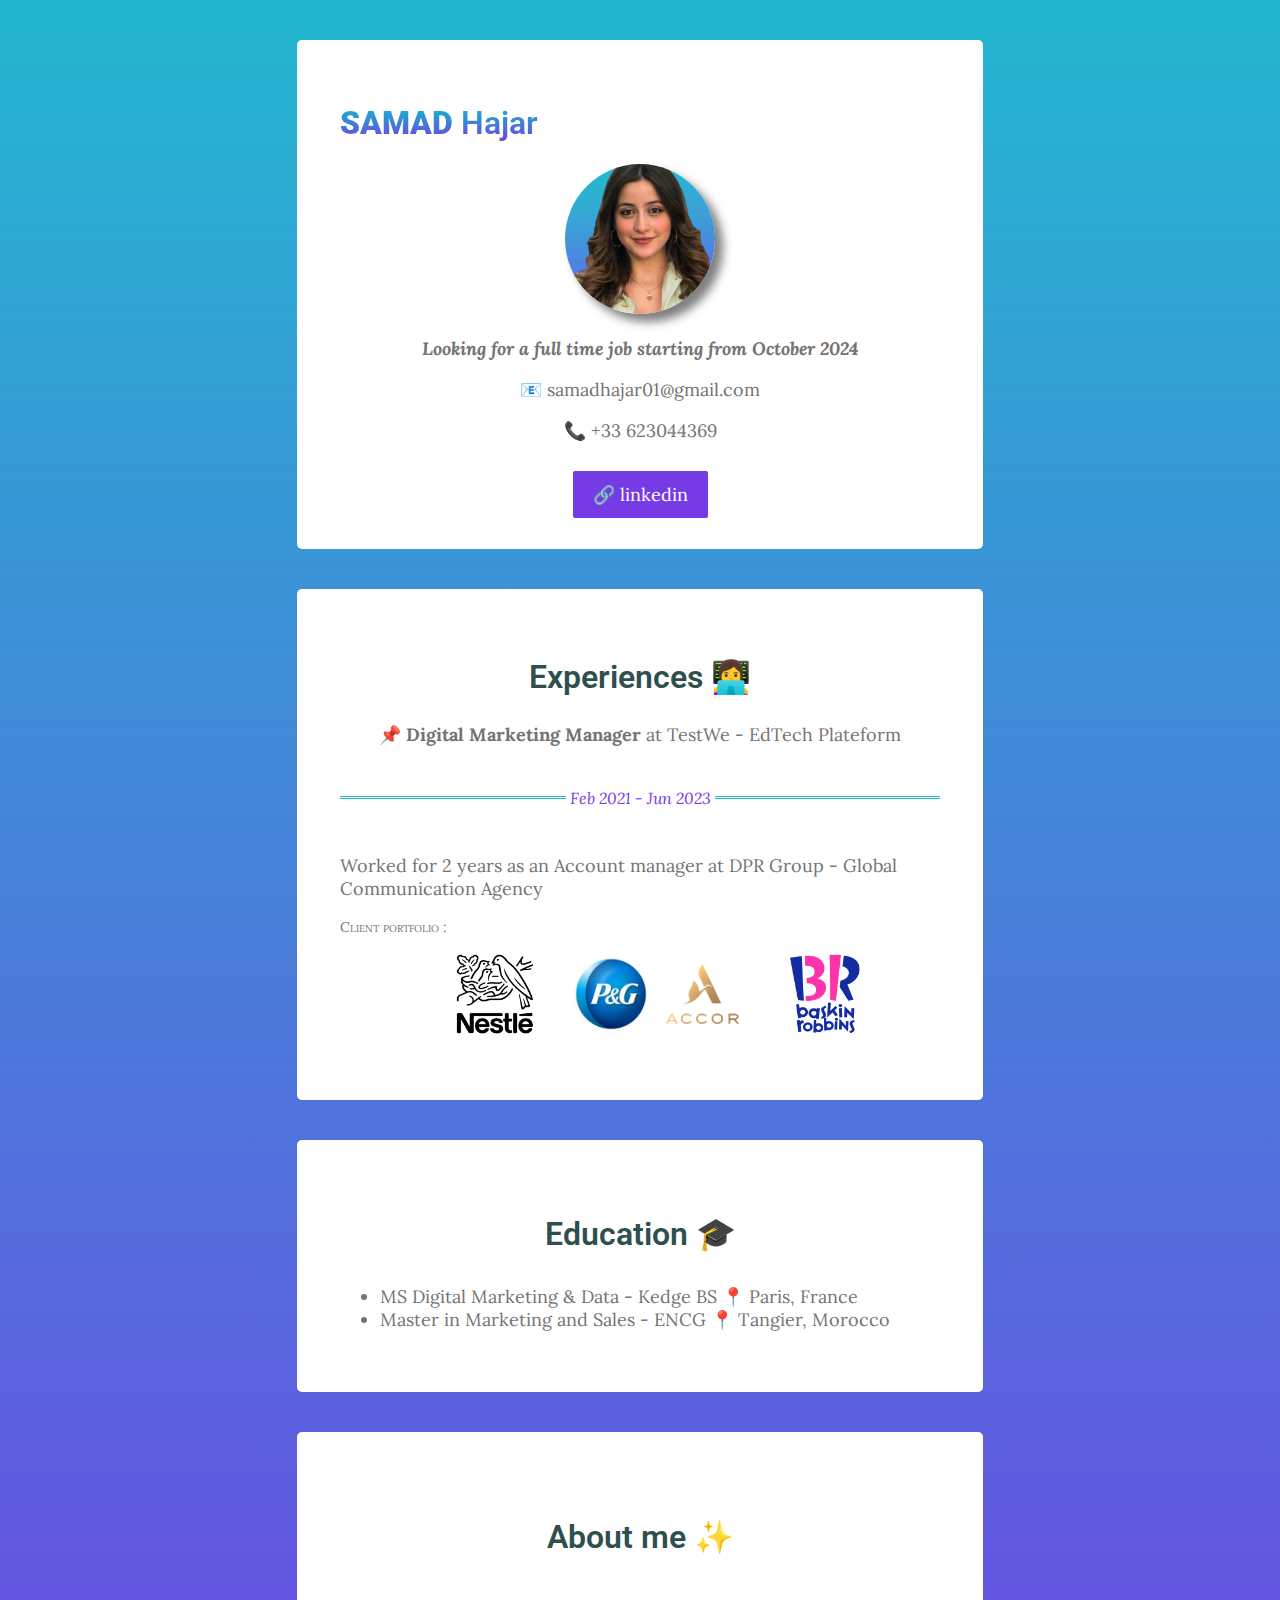
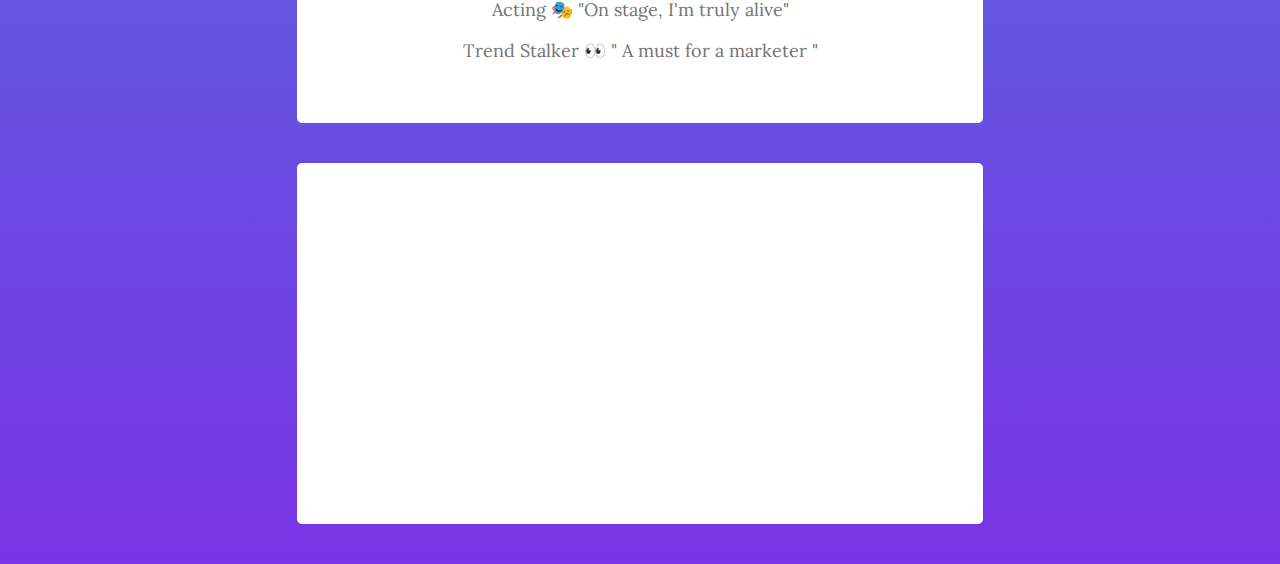
<file: index.html>
<!DOCTYPE html>
<html lang="en">
  <head>
    <meta charset="UTF-8">
    <title> KEDGE - Web Development Sprint </title>

    <!-- Set any Google fonts of your choice -->
    

    <link rel="stylesheet" href="style.css">
    <link rel="preconnect" href="https://fonts.googleapis.com">
<link rel="preconnect" href="https://fonts.gstatic.com" crossorigin>
<link href="https://fonts.googleapis.com/css2?family=Roboto:ital,wght@0,100;0,300;0,400;0,500;0,700;0,900;1,100;1,300;1,400;1,500;1,700;1,900&display=swap" rel="stylesheet">
  
<link rel="preconnect" href="https://fonts.googleapis.com">
<link rel="preconnect" href="https://fonts.gstatic.com" crossorigin>
<link href="https://fonts.googleapis.com/css2?family=Lora:ital,wght@0,400..700;1,400..700&family=Roboto:ital,wght@0,100;0,300;0,400;0,500;0,700;0,900;1,100;1,300;1,400;1,500;1,700;1,900&display=swap" rel="stylesheet">
</head>
  <body>
    
    <!-- 1st card here -->
<div>
      <h1> <strong> SAMAD </strong> Hajar </h1>
      <img src="images/me1.png" alt="Hajar">
      <p id="text-alert"> Looking for a full time job starting from October 2024 </p> 
      <p>📧 samadhajar01@gmail.com</p>
      <p>📞 +33 623044369</p> <br>
      <a href="https://www.linkedin.com/in/hajar-samad/" > 🔗 linkedin</a>
</div>

    <!-- 2nd card here -->
<div>
  <h2> Experiences 👩‍💻  </h2>
  <P> <strong> 📌 Digital Marketing Manager </strong> at TestWe - EdTech Plateform </P><br> 
   <hr> <br>
  <p class= "text-job" > Worked for 2 years as an <strong> Account manager </strong> at DPR Group - Global Communication Agency </p>
  <p id= "text-client" > Client portfolio : </p> 
  <ul class=" list-inline">
    <li> <img src="images/Nestle-Logo.png" alt="Nestle" class="logo"> </li> 
    <li> <img src="images/p&g.logo.jpeg" alt="P&G" class="logo"> </li> 
    <li> <img src="images/Accor.png" alt="Accor" class="logo"> </li> 
    <li> <img src="images/BR.png" alt="Baskin Robbins" class="logo"> </li> 
  </ul>
</div>
    <!-- 3rd card here -->
<div>
  <h3> Education 🎓 </h3>
  <p><ul> <li class= "text-job">MS Digital Marketing & Data - Kedge BS 📍 Paris, France </li> 
  <li class= "text-job"> Master in Marketing and Sales - ENCG 📍 Tangier, Morocco</li> </ul> </p> 
</div>
    <!-- 4th card here -->
<div> <h4>About me ✨</h4> 
<p> Acting 🎭  "On stage, I'm truly alive"</p>
<p>Trend Stalker 👀  " A must for a marketer " 
</p> 
</div>
  </body>
</html>

<div>
<iframe src="https://giphy.com/embed/iuQnQvjDKQMV7AqJli" width="480" height="270" frameBorder="0"  ></iframe>
</div>
</file>
<file: style.css>
/* Write some CSS below */
body{ 
    background: linear-gradient(to bottom, #23B7D0, #7A33E6);
    color : hwb(0 45% 54%) ;
    font-size: 18px;
    font-family:"lora", serif;
    text-align:center;
}

h1,h2,H3,H4{
    font-family:"roboto", serif ;
    color: darkslategrey ;
    Font-size: 32px;
    font-weight: 600;
}
h1{
    text-align: left;
    background: -webkit-gradient(linear, left top, left bottom, from(#08C2CC), to(#753CE5));
    -webkit-background-clip: text;
    -webkit-text-fill-color: transparent;
}


div {
    background-color: white;
    box-shadow: 0 10px 20px rgba(0;0;0;1);
    padding: 43px;
    margin: 40px auto; 
    border-radius: 5px; 
    width: 600px
}

img {
    border-radius: 50%;
    height: 150px;
    object-fit: cover;
    box-shadow:8px 8px 10px 0 rgba(0,0,0,0.5);

}

a{
text-decoration: none;
}
a{
    Color : white; 
    background-color: #753CE5;
    border-radius: 2px;
    padding: 12px 20px;
    margin: 5% 20px;
}

a:hover {
    background-color: gray;
}

h1 {
    animation-duration: 2s;
    animation-name: slidein;
    animation: 3s infinite alternate slidein;
  }
  
  @keyframes slidein {
    from {
      margin-left: 65%;
      width: 50%;
    }
  
    to {
      margin-right: 50%;
      width: 50%;
    }
  }

  /* Class */

.list-inline li {
display: inline;
  }

.logo {
border-radius:0%;
height: 80px;
object-fit: cover;
box-shadow: none;
text-align:right;
}

hr {
    border:#23B7D0;
    border-top: 3px double #23B7D0;
    color:#08C2CC;
    overflow: visible;
    text-align: center;
    height: 5px;
  }
  
hr::after {
    background: #fff;
    content: 'Feb 2021 - Jun 2023'; 
    padding: 0 4px;
    position: relative;
    top: -13px;
    font-size:medium;
    color: #753CE5;
    font-style: italic
  }

.text-job {
    text-align: left;
    Font-size: 18px;
    font-weight: 50;
} 

 /* Id */

#text-client {
    Font-size: 14px;
    text-align: left;
    font-variant: small-caps;
} 

#text-alert{
font-weight: bold;
font-style: italic;
}
</file>
